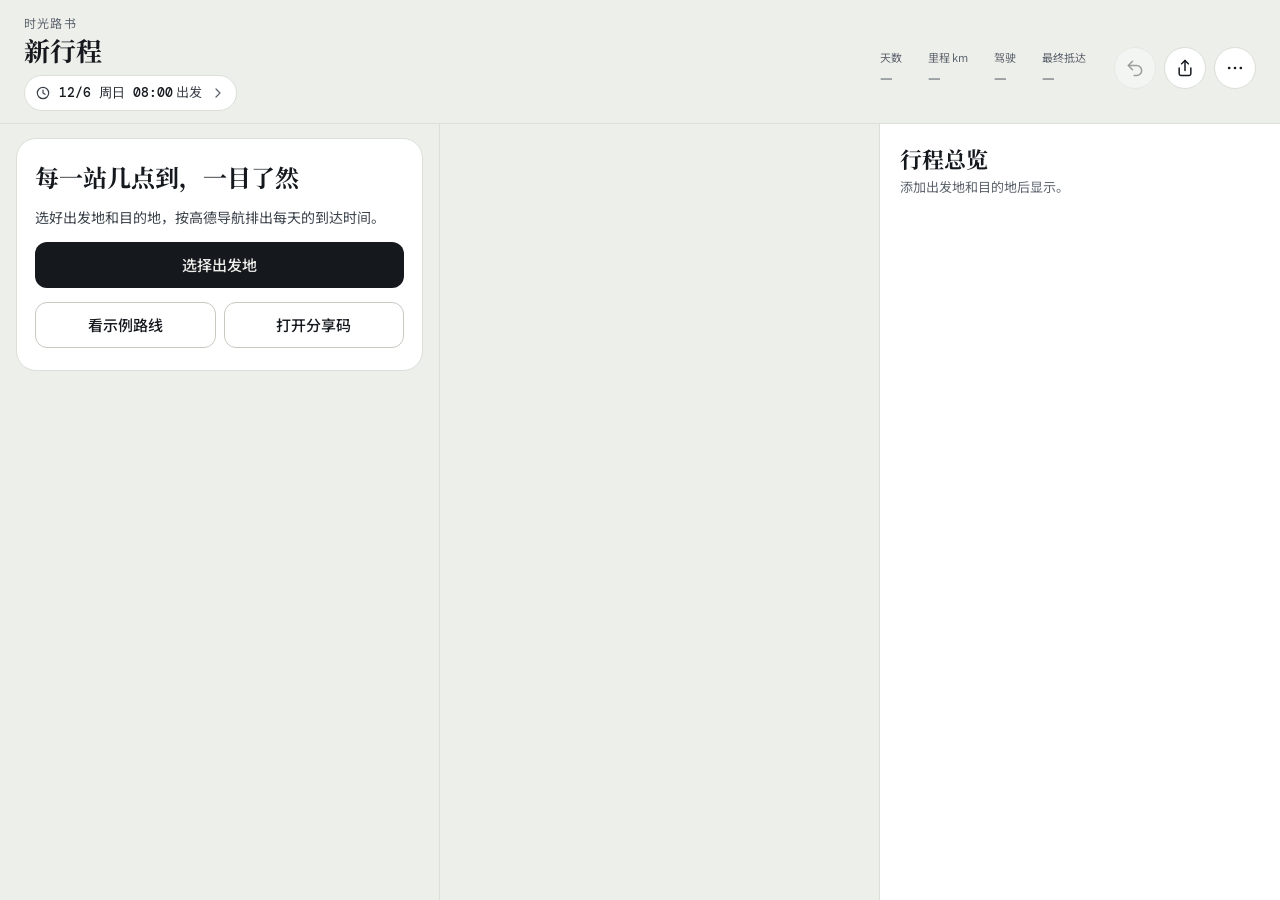
<file: index.html>
<!doctype html>
<html lang="zh-CN">
<head>
  <meta charset="UTF-8">
  <meta name="viewport" content="width=device-width, initial-scale=1, viewport-fit=cover, interactive-widget=resizes-content">
  <meta name="theme-color" content="#EDEFEA" media="(prefers-color-scheme: light)">
  <meta name="theme-color" content="#0E1114" media="(prefers-color-scheme: dark)">
  <title>时光路书</title>
  <link rel="preconnect" href="https://fonts.googleapis.com">
  <link rel="preconnect" href="https://fonts.gstatic.com" crossorigin>
  <link rel="stylesheet" href="https://fonts.googleapis.com/css2?family=DM+Mono:wght@400;500&family=Noto+Sans+SC:wght@400;500;700&family=Noto+Serif+SC:wght@600;700&display=swap">
  <link rel="stylesheet" href="./app.css?v=20261013-m4">
  <script>try{var t=localStorage.getItem('roadbook.theme');if(t==='dark'||t==='light')document.documentElement.dataset.theme=t;}catch(e){}</script>
</head>
<body>
<div class="app" id="app" data-tab="trip">
  <header class="top">
    <div class="collapsible"><div>
      <div class="brand-row">时光路书 </div>
      <h1 id="tripName">新行程</h1>
      <button class="depart-chip press" id="departChip" type="button"></button>
    </div></div>
    <div class="stats" aria-label="行程摘要">
      <div class="stat"><span>天数</span><strong id="stDays">—</strong></div>
      <div class="stat"><span>里程 km</span><strong id="stKm">—</strong></div>
      <div class="stat"><span>驾驶</span><strong id="stDrive">—</strong></div>
      <div class="stat"><span>最终抵达</span><strong id="stEnd">—</strong></div>
    </div>
    <p class="sumline mono" id="sumLine"></p>
    <div class="top-actions">
      <button class="icon-btn press" id="undoBtn" type="button" aria-label="撤销上一步" title="撤销（⌘Z）" disabled></button>
      <button class="icon-btn press" id="shareBtn" type="button" aria-label="分享与导出"></button>
      <button class="icon-btn press" id="moreBtn" type="button" aria-label="更多操作" aria-haspopup="menu" aria-expanded="false"></button>
    </div>
    <nav class="daychips" id="dayChips" aria-label="按天跳转"></nav>
  </header>

  <div class="panes">
    <section class="pane pane-trip is-active" id="paneTrip" aria-label="行程时间轴">
      <div class="pane-inner">
        <section class="pvbar" id="previewBar" hidden>
          <div class="stack"><b id="pvTitle"></b><span id="pvNote"></span></div>
          <div class="pv-acts" id="pvActs">
            <button class="btn btn-primary btn-sm press" id="pvAdopt" type="button">存为我的行程</button>
            <button class="btn btn-ghost btn-sm press" id="pvLeave" type="button">返回我的行程</button>
          </div>
        </section>
        <section class="welcome" id="welcome" hidden>
          <h2>每一站几点到，一目了然</h2>
          <p>选好出发地和目的地，按高德导航排出每天的到达时间。</p>
          <button class="btn btn-primary press" id="pickOrigin" type="button">选择出发地</button>
          <div class="btn-row">
            <button class="btn btn-ghost press" id="loadSample" type="button">看示例路线</button>
            <button class="btn btn-ghost press" id="openCode" type="button">打开分享码</button>
          </div>
        </section>
        <section class="warns" id="warns" data-open="false" hidden>
          <button class="warns-head" id="warnsToggle" type="button" aria-expanded="false" aria-controls="warnsList"></button>
          <div class="warns-list" id="warnsList"><div id="warnsItems"></div></div>
        </section>
        <div class="tl-tools" id="tlTools">
          <h2>时间轴</h2>
          <button class="tool-btn press" id="reorderBtn" type="button"></button>
        </div>
        <div class="tl" id="tl"></div>
        <button class="add-big press" id="addBtn" type="button"></button>
        <p class="foot" id="foot">时长来自高德导航，不含休息和临时路况。</p>
      </div>
    </section>

    <section class="pane pane-map" id="paneMap" aria-label="路线地图">
      <div class="pane-inner">
        <div class="map-days" id="mapDays" role="group" aria-label="按天筛选路线"></div>
        <div class="map-wrap" id="mapWrap">
          <div class="map" id="map">
            <svg id="mapSvg" aria-hidden="true"></svg>
            <div id="pins"></div>
            <div class="amap" id="amap" aria-label="高德地图路线"></div>
            <span class="map-loading" id="mapLoading" hidden><i class="spin"></i>正在加载高德地图</span>
            <span class="map-note" id="mapNote">示意图</span>
          </div>
        </div>
        <div class="day-list" id="dayList"></div>
        <p class="map-daycard" id="mapDayCard" hidden></p>
      </div>
    </section>

    <section class="pane pane-done" id="paneDone" aria-label="总览">
      <div class="pane-inner" id="doneInner"></div>
    </section>

    <aside class="inspector" id="inspector" aria-label="站点详情与总览"></aside>
  </div>

  <nav class="tabbar" role="tablist" aria-label="视图">
    <span class="tab-ind" id="tabInd"></span>
    <button class="tab" role="tab" data-tab="trip" aria-selected="true" type="button"></button>
    <button class="tab" role="tab" data-tab="map" aria-selected="false" type="button"></button>
    <button class="tab" role="tab" data-tab="done" aria-selected="false" type="button"></button>
  </nav>
</div>

<div class="layer" id="layer" hidden>
  <div class="scrim" id="scrim"></div>
  <section class="sheet" id="sheet" role="dialog" aria-modal="true" aria-label="编辑" tabindex="-1">
    <div class="grab" aria-hidden="true"></div>
    <div class="sheet-body" id="sheetBody"></div>
  </section>
</div>

<div class="toast" id="toast" role="status" aria-live="polite"><span id="toastMsg"></span><button id="toastUndo" type="button" hidden>撤销</button></div>

<!-- config.js 只包含公开的 Worker 地址；高德 Key 与安全码留在 Worker Secrets。 -->
<script src="./config.js?v=20260911-turnstile1"></script>
<script src="./api.js?v=20261012-v3"></script>
<script src="./app.js?v=20261013-m3"></script>
</body>
</html>
</file>
<file: app.css>
/* Layout: phone = header + one scrolling pane + tab bar, panels slide up as sheets.
   Desktop (>=1000px) = header over three columns: timeline | map | inspector. */
:root{
  --bg:#EDEFEA; --surface:#FFFFFF; --surface-2:#F6F7F3; --sunken:#E4E7E0;
  --ink:#15191E; --ink-2:#3B424B; --ink-3:#5C636D; --line:#DCDFD7; --line-2:#C6CAC1;
  --accent:#B4640F; --accent-ink:#FFFFFF; --accent-soft:#F6E5CD;
  --warn-bg:#FFF4E2; --warn-line:#EFD2A6; --warn-ink:#7A4306; --warn-chip:#FFE3BA;
  --ok-bg:#E1EFE4; --ok-ink:#1E6A34; --danger:#A3261D; --danger-line:#EDCDC9; --on-danger:#FFFFFF;
  --night-bg:#E6E9F3; --night-ink:#283353;
  --route:#2F6FD1; --route-halo:#FFFFFF; --map-bg:#E3E7DE; --map-grid:#D2D7CC;
  --scrim:rgba(17,20,24,.38); --toast-act:#F3B66A; --pulse:rgba(180,100,15,.45);
  --shadow:0 1px 2px rgba(20,24,28,.05),0 6px 20px rgba(20,24,28,.07);
  --shadow-lift:0 10px 30px rgba(20,24,28,.18),0 2px 6px rgba(20,24,28,.10);
  --f-display:'Noto Serif SC','Songti SC','STSong',serif;
  --f-body:'Noto Sans SC','PingFang SC','Hiragino Sans GB','Microsoft YaHei',system-ui,sans-serif;
  --f-mono:'DM Mono',ui-monospace,'SF Mono',Menlo,monospace;
  --spring:cubic-bezier(.32,.72,0,1); --out:cubic-bezier(.2,.8,.2,1);
}
@media (prefers-color-scheme: dark){:root:not([data-theme="light"]){
  --bg:#0E1114; --surface:#171B20; --surface-2:#1C2127; --sunken:#11151A;
  --ink:#E8EBEE; --ink-2:#BCC2C9; --ink-3:#8E959E; --line:#272D34; --line-2:#39414A;
  --accent:#E3A050; --accent-ink:#1A1206; --accent-soft:#3A2A15;
  --warn-bg:#251E13; --warn-line:#4A3820; --warn-ink:#F2C27F; --warn-chip:#45331A;
  --ok-bg:#15281B; --ok-ink:#8BD19E; --danger:#F08A80; --danger-line:#4A2522; --on-danger:#1A0806;
  --night-bg:#1B2135; --night-ink:#C7CFEC;
  --route:#6EA2F0; --route-halo:#0E1114; --map-bg:#15191D; --map-grid:#20262C;
  --scrim:rgba(0,0,0,.55); --toast-act:#9A520A; --pulse:rgba(227,160,80,.5);
  --shadow:0 1px 2px rgba(0,0,0,.4),0 6px 20px rgba(0,0,0,.3);
  --shadow-lift:0 12px 34px rgba(0,0,0,.55),0 2px 6px rgba(0,0,0,.4);
  color-scheme:dark;
}}
:root[data-theme="dark"]{
  --bg:#0E1114; --surface:#171B20; --surface-2:#1C2127; --sunken:#11151A;
  --ink:#E8EBEE; --ink-2:#BCC2C9; --ink-3:#8E959E; --line:#272D34; --line-2:#39414A;
  --accent:#E3A050; --accent-ink:#1A1206; --accent-soft:#3A2A15;
  --warn-bg:#251E13; --warn-line:#4A3820; --warn-ink:#F2C27F; --warn-chip:#45331A;
  --ok-bg:#15281B; --ok-ink:#8BD19E; --danger:#F08A80; --danger-line:#4A2522; --on-danger:#1A0806;
  --night-bg:#1B2135; --night-ink:#C7CFEC;
  --route:#6EA2F0; --route-halo:#0E1114; --map-bg:#15191D; --map-grid:#20262C;
  --scrim:rgba(0,0,0,.55); --toast-act:#9A520A; --pulse:rgba(227,160,80,.5);
  --shadow:0 1px 2px rgba(0,0,0,.4),0 6px 20px rgba(0,0,0,.3);
  --shadow-lift:0 12px 34px rgba(0,0,0,.55),0 2px 6px rgba(0,0,0,.4);
  color-scheme:dark;
}

*,*::before,*::after{box-sizing:border-box}
[hidden]{display:none!important}
html,body{height:100%;margin:0}
body{background:var(--bg);color:var(--ink);font-family:var(--f-body);font-size:15px;line-height:1.5;overflow:hidden;-webkit-font-smoothing:antialiased;-webkit-tap-highlight-color:transparent}
button{font:inherit;color:inherit;background:none;border:0;padding:0;margin:0;cursor:pointer;text-align:inherit}
button:disabled{cursor:default}
input{font:inherit;color:inherit}
h1,h2,h3,p{margin:0}
:focus-visible{outline:2px solid var(--accent);outline-offset:2px}
.mono{font-family:var(--f-mono);font-variant-numeric:tabular-nums}
.ic{display:inline-flex;flex:none}
.stack{display:flex;flex-direction:column;min-width:0}
.g6{gap:6px}.g10{gap:10px}.g14{gap:14px}
.lbl{font-size:12px;color:var(--ink-3);letter-spacing:.02em}
.press{transition:transform .18s var(--out),background-color .2s,border-color .2s,color .2s,box-shadow .2s}
.press:active:not(:disabled){transform:scale(.96)}
.sr-copy{position:fixed;left:-9999px;top:0;opacity:0}

/* ---------- shell ---------- */
.app{height:100%;display:grid;grid-template-columns:minmax(0,1fr);grid-template-rows:auto minmax(0,1fr) auto;max-width:620px;margin:0 auto;position:relative;background:var(--bg)}
.top{position:relative;z-index:6;padding:calc(12px + env(safe-area-inset-top,0px)) 16px 0;background:var(--bg);border-bottom:1px solid var(--line)}
.collapsible{display:grid;grid-template-rows:1fr;transition:grid-template-rows .36s var(--spring),opacity .22s}
.collapsible>div{min-height:0;overflow:hidden}
.app.collapsed .collapsible{grid-template-rows:0fr;opacity:0}
.brand-row{display:flex;align-items:center;gap:8px;font-size:12px;color:var(--ink-3);letter-spacing:.1em}
.tag{letter-spacing:.02em;font-size:11px;padding:1px 8px;border-radius:999px;background:var(--accent-soft);color:var(--warn-ink)}
h1{font-family:var(--f-display);font-size:26px;line-height:1.25;font-weight:700;margin-top:2px;padding-right:150px;text-wrap:balance}
.depart-chip{display:inline-flex;align-items:center;gap:8px;min-height:36px;margin:10px 0 12px;padding:0 10px 0 10px;border-radius:999px;background:var(--surface);border:1px solid var(--line);font-size:13px;color:var(--ink-2);max-width:100%}
.depart-chip strong{font-family:var(--f-mono);font-weight:500;color:var(--ink)}
.depart-chip .ic:last-child{color:var(--ink-3)}
.top-actions{position:absolute;right:16px;top:calc(14px + env(safe-area-inset-top,0px));display:flex;gap:8px;transition:opacity .2s,transform .3s var(--spring)}
.app.collapsed .top-actions{opacity:0;transform:translateY(-8px);pointer-events:none}
.icon-btn{width:42px;height:42px;border-radius:999px;display:grid;place-items:center;background:var(--surface);border:1px solid var(--line)}
.icon-btn:disabled{opacity:.38}
.stats{display:grid;grid-template-columns:minmax(0,.8fr) minmax(0,1fr) minmax(0,1fr) minmax(0,1.55fr);background:var(--surface);border:1px solid var(--line);border-radius:14px;padding:8px 0;margin-bottom:10px}
.stat{display:flex;flex-direction:column;align-items:center;gap:1px;min-width:0;overflow:hidden}
.stat+.stat{border-left:1px solid var(--line)}
.stat span{font-size:11px;color:var(--ink-3)}
.stat strong{display:inline-block;font-family:var(--f-mono);font-variant-numeric:tabular-nums;font-size:15px;font-weight:500;white-space:nowrap}
.daychips{display:flex;gap:6px;overflow-x:auto;scrollbar-width:none;margin:0 -16px;padding:0 16px 10px;scroll-padding-inline:16px}
.daychips::-webkit-scrollbar{display:none}
.dchip{flex:none;display:flex;flex-direction:column;gap:3px;padding:7px 11px 9px;min-width:84px;border-radius:12px;border:1px solid var(--line);background:var(--surface)}
.dchip b{font-size:13px}
.dchip span{font-size:11px;color:var(--ink-3)}
.dchip i{display:block;height:3px;border-radius:2px;background:var(--sunken);position:relative;overflow:hidden;margin-top:2px}
.dchip i::after{content:"";position:absolute;inset:0 auto 0 0;width:var(--w,0%);background:var(--accent);border-radius:2px;transition:width .4s var(--spring)}
.dchip.long i::after{background:var(--danger)}
.dchip.on{background:var(--ink);border-color:var(--ink);color:var(--bg)}
.dchip.on span{color:inherit;opacity:.72}
.dchip.on i{background:color-mix(in srgb,var(--bg) 25%,transparent)}

.panes{position:relative;min-height:0}
.pane{position:absolute;inset:0;overflow-y:auto;overscroll-behavior:contain;display:none}
.pane.is-active{display:block}
.inspector{display:none}
.pane-inner{padding:14px 16px 40px;display:flex;flex-direction:column;gap:14px}

/* ---------- warnings ---------- */
.warns{background:var(--warn-bg);border:1px solid var(--warn-line);border-radius:16px;overflow:hidden}
.warns-head{display:flex;align-items:center;gap:8px;width:100%;padding:12px 14px;color:var(--warn-ink);font-weight:700;font-size:14px}
.warns-head .ic:last-child{margin-left:auto;transition:transform .3s var(--spring)}
.warns[data-open="true"] .warns-head .ic:last-child{transform:rotate(90deg)}
.warns-list{display:grid;grid-template-rows:0fr;transition:grid-template-rows .34s var(--spring)}
.warns[data-open="true"] .warns-list{grid-template-rows:1fr}
.warns-list>div{min-height:0;overflow:hidden;display:flex;flex-direction:column;padding:0 6px}
.warn-item{display:flex;align-items:center;gap:8px;min-height:40px;padding:6px 8px 6px 34px;border-radius:10px;font-size:13px;color:var(--warn-ink);text-align:left}
.warn-item:last-child{margin-bottom:6px}
.warn-item:hover{background:var(--warn-chip)}
.warn-item>span:not(.ic){flex:1;min-width:0}

/* ---------- timeline ---------- */
.tl-tools{display:flex;align-items:center;justify-content:space-between;gap:8px}
.tl-tools h2{font-size:13px;color:var(--ink-3);font-weight:500;letter-spacing:.06em}
.tool-btn{display:inline-flex;align-items:center;gap:6px;height:36px;padding:0 12px;border-radius:10px;border:1px solid var(--line);background:var(--surface);font-size:13px}
.tl{--tc:50px;--rc:20px;--g:10px;position:relative;display:flex;flex-direction:column}
.tl::before{content:"";position:absolute;top:12px;bottom:18px;left:calc(var(--tc) + var(--g) + var(--rc)/2 - 1px);width:2px;border-radius:1px;background:var(--line)}
.row{display:grid;grid-template-columns:var(--tc) var(--rc) minmax(0,1fr);column-gap:var(--g);align-items:center;position:relative}
.row-day{position:sticky;top:-14px;z-index:4;background:var(--bg);display:flex;align-items:baseline;justify-content:space-between;flex-wrap:wrap;gap:4px 10px;padding:16px 0 8px}
.row-day h3{font-family:var(--f-display);font-size:19px;font-weight:700}
.day-l{display:flex;align-items:baseline;gap:8px}
.day-date{font-size:13px;color:var(--ink-3)}
.day-r{display:flex;align-items:center;gap:6px;font-size:12px;color:var(--ink-3)}
.pill{font-size:11px;font-weight:700;border-radius:6px;padding:2px 7px;white-space:nowrap}
.pill.warn{background:var(--warn-chip);color:var(--warn-ink)}
.tcol{display:flex;flex-direction:column;align-items:flex-end;gap:2px}
.time{font-family:var(--f-mono);font-variant-numeric:tabular-nums;font-size:16px;font-weight:500}
.time.flash{animation:timeFlash 1.3s var(--out) both}
@keyframes timeFlash{0%{color:var(--accent)}70%{color:var(--accent)}100%{color:var(--ink)}}
.delta{font-family:var(--f-mono);font-size:10.5px;line-height:1.5;padding:0 5px;border-radius:5px;background:var(--accent-soft);color:var(--warn-ink);white-space:nowrap}
.delta.neg{background:var(--ok-bg);color:var(--ok-ink)}
.dot{justify-self:center;width:14px;height:14px;border-radius:50%;background:var(--c,var(--line-2));box-shadow:0 0 0 3px var(--bg);transition:background .4s}
.ring{justify-self:center;width:12px;height:12px;border-radius:50%;border:2px solid var(--ink);background:var(--bg);box-shadow:0 0 0 3px var(--bg)}
.row-dep{min-height:38px}
.row-dep .t{font-family:var(--f-mono);font-size:14px;text-align:right}
.dep-body{display:flex;align-items:center;gap:8px;font-size:13px;color:var(--ink-2)}
.dep-edit{display:inline-flex;align-items:center;gap:4px;height:30px;padding:0 10px;border-radius:999px;border:1px solid var(--line);background:var(--surface);font-size:12px;color:var(--ink-2)}
.row-stop{padding:3px 0}
.swipe{position:relative;border-radius:14px}
.swipe-acts{position:absolute;top:0;bottom:0;right:0;display:flex;gap:6px;opacity:var(--reveal,0);transition:opacity .2s}
.sa{width:68px;border-radius:12px;display:flex;flex-direction:column;align-items:center;justify-content:center;gap:2px;font-size:12px;font-weight:500}
.sa-skip{background:var(--sunken);color:var(--ink)}
.sa-del{background:var(--danger);color:var(--on-danger)}
.card{position:relative;z-index:1;display:flex;flex-direction:column;gap:4px;width:100%;padding:11px 12px;background:var(--surface);border:1px solid var(--line);border-radius:14px;touch-action:pan-y;user-select:none;-webkit-user-select:none;transition:transform .42s var(--spring),border-color .2s,box-shadow .2s,background-color .2s}
.card:hover{border-color:var(--line-2)}
.card:active{background:var(--surface-2)}
.row-stop.is-sel .card{border-color:var(--ink);box-shadow:0 0 0 1px var(--ink)}
.row-stop.skipped .card{background:transparent;border-style:dashed}
.row-stop.skipped .name{color:var(--ink-3);text-decoration:line-through;text-decoration-thickness:1px}
.row-stop.skipped .dot{background:var(--bg);box-shadow:0 0 0 3px var(--bg),inset 0 0 0 2px var(--line-2)}
.card-top{display:flex;align-items:baseline;gap:8px;min-width:0}
.num{font-family:var(--f-mono);font-size:12px;font-weight:500;color:var(--accent)}
.name{font-size:16px;font-weight:700;line-height:1.35;overflow-wrap:anywhere}
.card-meta{display:flex;align-items:center;gap:4px 10px;flex-wrap:wrap;font-size:12.5px;color:var(--ink-3)}
.phase{display:inline-flex;align-items:center;gap:5px;color:var(--ink-2)}
.phase i{width:8px;height:8px;border-radius:50%;background:var(--c,var(--line-2))}
.row-leg{min-height:40px}
.leg-body{display:flex;align-items:center;gap:8px;flex-wrap:wrap;min-height:40px;padding:2px 0;font-size:13px;color:var(--ink-3)}
.leg-add{margin-left:auto;width:32px;height:32px;border-radius:50%;display:grid;place-items:center;color:var(--ink-3);border:1px dashed var(--line-2)}
.leg-add:hover{color:var(--ink);border-color:var(--ink-3)}
@media (hover:hover){.leg-add{opacity:0}.row-leg:hover .leg-add,.leg-add:focus-visible{opacity:1}}
.pulse{animation:pulse 1s var(--out) .25s}
@keyframes pulse{0%{box-shadow:0 0 0 0 var(--pulse)}60%{box-shadow:0 0 0 8px transparent}100%{box-shadow:0 0 0 0 transparent}}
.add-big{display:flex;align-items:center;justify-content:center;gap:8px;height:50px;border-radius:14px;border:1.5px dashed var(--line-2);font-size:15px;font-weight:500;color:var(--ink)}
.add-big:hover{border-color:var(--ink-3);background:var(--surface-2)}
.empty{padding:18px;border-radius:16px;background:var(--surface);border:1px solid var(--line);font-size:14px;color:var(--ink-2)}
.foot{font-size:12px;color:var(--ink-3);line-height:1.6}

/* ---------- map ---------- */
.pane-map .pane-inner{gap:12px}
.map-days{display:flex;gap:6px;overflow-x:auto;scrollbar-width:none;padding-bottom:2px}
.map-days::-webkit-scrollbar{display:none}
.mchip{flex:none;height:34px;padding:0 12px;border-radius:999px;border:1px solid var(--line);background:var(--surface);font-size:13px}
.mchip[aria-pressed="true"]{background:var(--ink);color:var(--bg);border-color:var(--ink)}
.map-wrap{position:relative;display:flex;align-items:center;justify-content:center;min-height:0}
.map{position:relative;border-radius:18px;background:var(--map-bg);border:1px solid var(--line);overflow:hidden;flex:none}
.map svg{position:absolute;inset:0;width:100%;height:100%;display:block}
.g-line{stroke:var(--map-grid);fill:none}
.leg-h{stroke:var(--route-halo);fill:none;stroke-linecap:round;transition:opacity .3s}
.leg-l{stroke:var(--route);fill:none;stroke-linecap:round;transition:opacity .3s,stroke .3s}
.leg-l.hot{stroke:var(--accent)}
.dim{opacity:.18}
.pin{position:absolute;transform:translate(-50%,-50%);width:30px;height:30px;border-radius:50%;display:grid;place-items:center;background:var(--surface);color:var(--ink);border:1.5px solid var(--ink);font-family:var(--f-mono);font-size:11px;font-weight:500;transition:transform .3s var(--spring),background .2s,color .2s,opacity .3s;z-index:1}
.pin:hover{z-index:3}
.pin.on{background:var(--ink);color:var(--bg);transform:translate(-50%,-50%) scale(1.18);z-index:4}
.pin.night::after{content:"";position:absolute;right:-3px;top:-3px;width:9px;height:9px;border-radius:50%;background:var(--night-ink);box-shadow:0 0 0 2px var(--map-bg)}
.pin .pl{position:absolute;bottom:calc(100% + 7px);left:50%;transform:translateX(-50%) translateY(4px);white-space:nowrap;padding:3px 8px;border-radius:8px;background:var(--ink);color:var(--bg);font-family:var(--f-body);font-size:12px;opacity:0;pointer-events:none;transition:opacity .2s,transform .25s var(--spring)}
.pin.on .pl,.pin:hover .pl,.pin:focus-visible .pl{opacity:1;transform:translateX(-50%)}
.map-note{position:absolute;right:10px;bottom:8px;font-size:11px;color:var(--ink-3)}
.day-list{display:flex;flex-direction:column}
.day-line{display:flex;align-items:baseline;justify-content:space-between;gap:10px;min-height:48px;padding:6px 2px;border-bottom:1px solid var(--line);text-align:left;width:100%}
.day-line b{font-size:14px}
.day-line span{font-size:13px;color:var(--ink-3)}

/* ---------- panels (overview / done) ---------- */
.ov-head h2{font-family:var(--f-display);font-size:22px}
.ov-head p{font-size:13px;color:var(--ink-3);margin-top:2px}
.panel{background:var(--surface);border:1px solid var(--line);border-radius:16px;padding:16px;display:flex;flex-direction:column;gap:10px}
.panel h3{font-size:15px;font-weight:700}
.panel p{font-size:13px;color:var(--ink-2);line-height:1.6}
.status{flex-direction:row;align-items:center;gap:12px}
.okdot{width:36px;height:36px;border-radius:50%;display:grid;place-items:center;background:var(--ok-bg);color:var(--ok-ink);flex:none}
.btn{display:inline-flex;align-items:center;justify-content:center;gap:8px;min-height:46px;padding:0 16px;border-radius:12px;font-size:15px;font-weight:500}
.btn-sm{min-height:36px;padding:0 12px;font-size:13px;border-radius:10px}
.btn-primary{background:var(--ink);color:var(--bg)}
.btn-accent{background:var(--accent);color:var(--accent-ink)}
.btn-ghost{background:var(--surface);border:1px solid var(--line-2)}
.btn.loading{opacity:.7}
.btn.loading .ic{animation:spin 1s linear infinite}
@keyframes spin{to{transform:rotate(360deg)}}
.btn-row{display:grid;grid-template-columns:repeat(2,minmax(0,1fr));gap:8px}
.wl{display:flex;flex-direction:column}
.wl .warn-item{padding-left:8px}

/* ---------- editor ---------- */
.ed{display:flex;flex-direction:column;gap:14px}
.ed-back{display:none;align-items:center;gap:4px;align-self:flex-start;height:34px;padding:0 10px 0 4px;border-radius:9px;font-size:13px;color:var(--ink-2)}
.ed-back:hover{background:var(--sunken)}
.ed-head{display:flex;align-items:flex-start;justify-content:space-between;gap:12px}
.ed-num{font-family:var(--f-mono);font-size:12px;color:var(--accent)}
.ed-name{font-family:var(--f-display);font-size:22px;line-height:1.3;font-weight:700;text-wrap:balance}
.ed-region{font-size:13px;color:var(--ink-3)}
.sunbox{background:var(--surface-2);border:1px solid var(--line);border-radius:16px;padding:12px 14px 10px;display:flex;flex-direction:column;gap:8px}
.sun-top{display:flex;align-items:flex-end;justify-content:space-between;gap:8px;flex-wrap:wrap}
.big{display:inline-block;font-family:var(--f-mono);font-variant-numeric:tabular-nums;font-size:28px;font-weight:500;line-height:1.2}
.phase-lg{display:inline-flex;align-items:center;gap:6px;font-size:13px;color:var(--ink-2);padding:4px 10px;border-radius:999px;background:var(--surface);border:1px solid var(--line)}
.phase-lg i{width:10px;height:10px;border-radius:50%;background:var(--c)}
.daybar{position:relative;height:10px;border-radius:5px;margin-top:8px}
.daybar .stay{position:absolute;top:-4px;bottom:-4px;border:2px solid var(--ink);border-radius:7px;transition:left .42s var(--spring),width .42s var(--spring)}
.daybar .mk{position:absolute;top:50%;width:4px;height:20px;border-radius:2px;background:var(--ink);transform:translate(-50%,-50%);box-shadow:0 0 0 2px var(--surface-2);transition:left .42s var(--spring)}
.ticks{display:flex;justify-content:space-between;font-size:10.5px;color:var(--ink-3)}
.sun-text{font-size:13px;color:var(--ink-2)}
.note{font-size:14px;color:var(--ink-2);padding:12px 14px;border-radius:12px;background:var(--surface-2)}
.seg{position:relative;display:grid;grid-template-columns:1fr 1fr;background:var(--sunken);border-radius:12px;padding:4px}
.seg button{position:relative;z-index:1;height:40px;border-radius:9px;font-size:14px;color:var(--ink-3);text-align:center;transition:color .25s}
.seg button[aria-pressed="true"]{color:var(--ink);font-weight:700}
.seg .thumb{position:absolute;top:4px;bottom:4px;left:4px;width:calc(50% - 4px);border-radius:9px;background:var(--surface);box-shadow:0 1px 3px rgba(0,0,0,.14);transition:transform .42s var(--spring)}
.seg.right .thumb{transform:translateX(100%)}
.stepper{display:flex;align-items:center;justify-content:space-between;gap:12px}
.step{width:54px;height:54px;border-radius:50%;display:grid;place-items:center;background:var(--surface);border:1px solid var(--line-2);touch-action:manipulation;user-select:none;-webkit-user-select:none;transition:transform .15s var(--out),background .15s,opacity .2s}
.step:active:not(:disabled){transform:scale(.9);background:var(--sunken)}
.step:disabled{opacity:.32}
.val{height:40px;overflow:hidden;display:flex;align-items:center;justify-content:center;font-size:26px;font-weight:700;min-width:0}
.val span{display:inline-block;white-space:nowrap}
.shake{animation:shake .32s}
@keyframes shake{25%{transform:translateX(-5px)}50%{transform:translateX(4px)}75%{transform:translateX(-2px)}}
.chips{display:flex;flex-wrap:wrap;gap:6px}
.chip{height:38px;padding:0 14px;border-radius:999px;border:1px solid var(--line-2);background:var(--surface);font-size:13.5px;text-align:center}
.chip[aria-pressed="true"]{background:var(--ink);border-color:var(--ink);color:var(--bg)}
.switch-row{display:flex;align-items:center;justify-content:space-between;gap:14px;min-height:52px;padding:4px 0}
.sw-t{font-size:14px;font-weight:500}
.sw-s{font-size:12px;color:var(--ink-3)}
.switch{position:relative;flex:none;width:52px;height:32px;border-radius:999px;background:var(--line-2);transition:background .25s}
.switch::after{content:"";position:absolute;top:3px;left:3px;width:26px;height:26px;border-radius:50%;background:#FFFFFF;box-shadow:0 1px 3px rgba(0,0,0,.28);transition:transform .38s var(--spring)}
.switch[aria-checked="true"]{background:var(--ok-ink)}
.switch[aria-checked="true"]::after{transform:translateX(20px)}
.result{display:flex;flex-direction:column;gap:3px;border-top:1px solid var(--line);padding-top:12px}
.result-row{display:flex;align-items:baseline;justify-content:space-between;gap:10px}
.res-v{display:inline-block;font-size:19px;font-weight:500}
.impact{font-size:12.5px;color:var(--ink-3)}
.acts{display:grid;grid-template-columns:repeat(4,minmax(0,1fr));gap:8px}
.act{min-height:54px;border-radius:12px;border:1px solid var(--line);display:flex;flex-direction:column;align-items:center;justify-content:center;gap:2px;font-size:12px;color:var(--ink-2);text-align:center}
.act:disabled{opacity:.35}
.act.danger{color:var(--danger);border-color:var(--danger-line)}
.fade-in{animation:fadeIn .26s var(--out)}
@keyframes fadeIn{from{opacity:0;transform:translateY(6px)}to{opacity:1;transform:none}}

/* ---------- sheet / dialog ---------- */
.layer{position:fixed;inset:0;z-index:50}
.scrim{position:absolute;inset:0;background:var(--scrim);opacity:0;transition:opacity .34s}
.sheet{position:absolute;left:0;right:0;bottom:0;margin:0 auto;max-width:620px;max-height:calc(100% - 36px);display:flex;flex-direction:column;background:var(--surface);color:var(--ink);border-radius:24px 24px 0 0;box-shadow:0 -10px 40px rgba(0,0,0,.18);transform:translateY(100%);transition:transform .44s var(--spring),opacity .22s;padding-bottom:env(safe-area-inset-bottom,0px);outline:none;will-change:transform}
.grab{flex:none;padding:8px 0 6px;touch-action:none;cursor:grab}
.grab::before{content:"";display:block;width:40px;height:5px;margin:0 auto;border-radius:3px;background:var(--line-2)}
.sheet-body{overflow-y:auto;overscroll-behavior:contain;padding:4px 16px 22px;min-height:0}
.layer.as-dialog .sheet{left:50%;right:auto;top:50%;bottom:auto;width:min(560px,calc(100% - 48px));max-height:min(780px,calc(100% - 64px));border-radius:22px;padding-bottom:0;transform:translate(-50%,-50%) scale(.96);opacity:0;box-shadow:var(--shadow-lift)}
.layer.as-dialog .grab{visibility:hidden;height:10px;padding:0}
.sh-head{display:flex;align-items:flex-start;justify-content:space-between;gap:12px;padding-bottom:4px;touch-action:none}
.sh-title{font-family:var(--f-display);font-size:21px;font-weight:700}
.sh-sub{font-size:13px;color:var(--ink-3)}
.search{display:flex;align-items:center;gap:8px;height:50px;padding:0 6px 0 12px;border-radius:14px;background:var(--surface-2);border:1px solid var(--line);color:var(--ink-3)}
.search:focus-within{border-color:var(--ink-3)}
.search input{flex:1;min-width:0;height:100%;border:0;background:transparent;outline:none;font-size:16px;color:var(--ink)}
.search input::placeholder{color:var(--ink-3)}
.res-list{display:flex;flex-direction:column;gap:2px;min-height:240px}
.res-h{font-size:12px;color:var(--ink-3);padding:6px 4px 2px}
.res{display:flex;align-items:center;gap:12px;width:100%;min-height:58px;padding:8px 10px;border-radius:12px;text-align:left}
.res:hover,.res[aria-selected="true"]{background:var(--surface-2)}
.res-pin{width:34px;height:34px;border-radius:50%;display:grid;place-items:center;background:var(--sunken);color:var(--ink-2);flex:none}
.res b{display:block;font-size:15px}
.res small{display:block;font-size:12px;color:var(--ink-3)}
.res em{margin-left:auto;font-style:normal;font-family:var(--f-mono);font-size:12px;color:var(--ink-3);white-space:nowrap}
.res mark{background:var(--accent-soft);color:inherit;border-radius:3px}
.sk{height:58px;border-radius:12px;background:linear-gradient(90deg,var(--surface-2) 25%,var(--sunken) 50%,var(--surface-2) 75%);background-size:200% 100%;animation:shimmer 1.1s linear infinite}
@keyframes shimmer{from{background-position:100% 0}to{background-position:-100% 0}}
.res-empty{padding:28px 8px;text-align:center;font-size:14px;color:var(--ink-3)}
.ro{display:flex;flex-direction:column;gap:6px;position:relative}
.ro-item{display:flex;align-items:center;gap:10px;min-height:56px;padding:6px 6px 6px 12px;border-radius:14px;background:var(--surface);border:1px solid var(--line);transition:transform .24s var(--out),box-shadow .2s,opacity .2s;position:relative}
.ro-item.lift{transition:box-shadow .2s;box-shadow:var(--shadow-lift);z-index:3;border-color:var(--line-2)}
.ro-item.skipped{opacity:.6}
.ro-item .num{width:22px}
.ro-txt{flex:1;min-width:0}
.ro-txt b{display:block;font-size:15px;overflow-wrap:anywhere}
.ro-txt small{display:block;font-size:12px;color:var(--ink-3)}
.grip{width:44px;height:44px;border-radius:10px;display:grid;place-items:center;color:var(--ink-3);touch-action:none;cursor:grab}
.grip:active{cursor:grabbing;background:var(--sunken)}

/* ---------- tab bar, toast, menu ---------- */
.tabbar{position:relative;display:grid;grid-template-columns:repeat(3,minmax(0,1fr));padding:6px 8px calc(8px + env(safe-area-inset-bottom,0px));background:var(--surface);border-top:1px solid var(--line);z-index:6}
.tab-ind{position:absolute;top:6px;left:8px;width:calc((100% - 16px)/3);height:50px;border-radius:14px;background:var(--sunken);transition:transform .44s var(--spring)}
.tab{position:relative;z-index:1;height:50px;display:flex;flex-direction:column;align-items:center;justify-content:center;gap:2px;font-size:11.5px;color:var(--ink-3);text-align:center}
.tab[aria-selected="true"]{color:var(--ink);font-weight:700}
.toast{position:fixed;left:50%;bottom:calc(88px + env(safe-area-inset-bottom,0px));z-index:70;display:flex;align-items:center;gap:6px;max-width:calc(100% - 32px);min-height:46px;padding:6px 6px 6px 16px;border-radius:14px;background:var(--ink);color:var(--bg);font-size:13.5px;box-shadow:var(--shadow-lift);transform:translate(-50%,24px);opacity:0;pointer-events:none;transition:transform .42s var(--spring),opacity .2s}
.toast.show{transform:translate(-50%,0);opacity:1;pointer-events:auto}
.toast span{padding-right:6px}
.toast button{height:34px;padding:0 12px;border-radius:9px;color:var(--toast-act);font-weight:700;white-space:nowrap}
.toast button:hover{background:color-mix(in srgb,var(--bg) 14%,transparent)}
.menu{position:fixed;z-index:80;min-width:200px;padding:6px;border-radius:14px;background:var(--surface);border:1px solid var(--line);box-shadow:var(--shadow-lift);transform-origin:top right}
.menu button{display:flex;align-items:center;gap:10px;width:100%;min-height:44px;padding:0 12px;border-radius:9px;font-size:14px}
.menu button:hover,.menu button:focus-visible{background:var(--surface-2)}
.menu hr{border:0;border-top:1px solid var(--line);margin:4px 6px}

/* ---------- desktop ---------- */
@media (min-width:1000px){
  .app{max-width:none;grid-template-columns:minmax(380px,440px) minmax(0,1fr) minmax(360px,400px);grid-template-rows:auto minmax(0,1fr)}
  .top{grid-column:1/-1;display:grid;grid-template-columns:minmax(0,1fr) auto auto;align-items:center;column-gap:28px;padding:14px 24px 0}
  .collapsible{grid-column:1;grid-row:1}
  h1{padding-right:0}
  .depart-chip{margin:8px 0 12px}
  .stats{grid-column:2;grid-row:1;display:flex;gap:26px;background:none;border:0;border-radius:0;padding:0;margin:0}
  .stat{align-items:flex-start}
  .stat+.stat{border:0}
  .stat strong{font-size:17px}
  .top-actions{position:static;grid-column:3;grid-row:1}
  .daychips{grid-column:1/-1;margin:0 -24px;padding:2px 24px 12px}
  .panes{display:contents}
  .pane{position:relative;inset:auto;display:block;grid-row:2;border-right:1px solid var(--line)}
  .pane-trip{grid-column:1}
  .pane-map,.pane-map.is-active{grid-column:2;display:flex;flex-direction:column;overflow:hidden}
  .pane-map .pane-inner{flex:1;min-height:0;padding:16px 20px 20px}
  .pane-map .map-wrap{flex:1}
  .pane-map .day-list{display:none}
  .pane-done{display:none!important}
  .inspector{display:block;grid-column:3;grid-row:2;overflow-y:auto;overscroll-behavior:contain;background:var(--surface);padding:18px 20px 40px}
  .tabbar{display:none}
  .toast{bottom:28px}
  .ed-back{display:inline-flex}
  .ed-close{display:none}
  .row-day{top:-14px}
}
@media (prefers-reduced-motion: reduce){
  *,*::before,*::after{transition-duration:0s!important;animation-duration:0s!important;animation-delay:0s!important}
}

/* ---------- live navigation states ---------- */
.spin{width:14px;height:14px;border-radius:50%;border:2px solid var(--line-2);border-top-color:var(--accent);animation:spin .8s linear infinite;flex:none}
.leg-state{display:inline-flex;align-items:center;gap:6px}
.leg-err{color:var(--danger)}
.leg-retry{height:30px;padding:0 10px;border-radius:8px;border:1px solid var(--danger-line);background:var(--surface);color:var(--danger);font-size:12px;font-weight:500}
.row-stop.unknown .time{color:var(--ink-3)}
.row-stop.unknown .dot{background:var(--bg);box-shadow:0 0 0 3px var(--bg),inset 0 0 0 2px var(--line-2)}
.sumline{display:none}
.map-daycard{position:absolute;left:12px;right:12px;bottom:12px;z-index:6;margin:0;padding:10px 14px;border-radius:12px;background:var(--surface);border:1px solid var(--line);box-shadow:var(--shadow);font-size:13.5px;color:var(--ink)}
.stat strong.muted{color:var(--ink-3);font-family:var(--f-body);font-size:14px}
.welcome{display:flex;flex-direction:column;gap:14px;padding:22px 18px;border-radius:20px;background:var(--surface);border:1px solid var(--line)}
.welcome h2{font-family:var(--f-display);font-size:24px;line-height:1.3;text-wrap:balance}
.welcome p{font-size:14px;color:var(--ink-2);line-height:1.6}
.welcome .btn{width:100%}
.res-err{display:flex;flex-direction:column;align-items:center;gap:10px;padding:28px 8px;text-align:center;font-size:14px;color:var(--danger)}
.res-note{font-size:12px;color:var(--ink-3);padding:4px}
.date-in{height:38px;padding:0 10px;border-radius:999px;border:1px solid var(--line-2);background:var(--surface);color:var(--ink);font-family:var(--f-mono);font-size:13.5px}
.origin-row{display:flex;align-items:center;justify-content:space-between;gap:12px;padding:10px 12px;border-radius:12px;background:var(--surface-2);border:1px solid var(--line)}
.origin-row b{display:block;font-size:15px}
.origin-row small{display:block;font-size:12px;color:var(--ink-3)}
.amap{position:absolute;inset:0;display:none}
.map.is-amap .amap{display:block}
.map.is-amap svg,.map.is-amap #pins,.map.is-amap .map-note{display:none}
.map-loading{position:absolute;left:10px;top:10px;z-index:5;display:inline-flex;align-items:center;gap:8px;height:30px;padding:0 10px;border-radius:999px;background:var(--surface);border:1px solid var(--line);font-size:12px;color:var(--ink-2)}
.apin{width:30px;height:30px;border-radius:50%;display:grid;place-items:center;background:var(--surface);color:var(--ink);border:1.5px solid var(--ink);font:500 11px/1 var(--f-mono);box-shadow:var(--shadow);cursor:pointer;transition:transform .3s var(--spring)}
.apin.on{background:var(--ink);color:var(--bg);transform:scale(1.18)}
.apin.dim{opacity:.35}
.apin.night{box-shadow:var(--shadow),0 0 0 3px var(--night-bg)}

/* ---------- shared preview, share, plans, AI ---------- */
.pvbar{display:flex;flex-wrap:wrap;align-items:center;justify-content:space-between;gap:10px 14px;padding:12px 14px;border-radius:16px;background:var(--accent-soft);color:var(--warn-ink)}
.pvbar b{display:inline-flex;align-items:center;gap:8px;font-size:15px}
.pvbar span{font-size:12.5px}
.pv-acts{display:flex;gap:8px;flex-wrap:wrap}
.field{height:48px;padding:0 14px;border-radius:12px;border:1px solid var(--line-2);background:var(--surface-2);color:var(--ink);font-size:16px;width:100%}
.field:focus{outline:none;border-color:var(--ink-3)}
.sh-sec{font-size:13px;font-weight:500;color:var(--ink-3);letter-spacing:.04em;margin-top:6px}
.sharecode{display:flex;align-items:baseline;justify-content:space-between;gap:12px;padding:14px 16px;border-radius:14px;background:var(--surface-2);border:1px solid var(--line)}
.sharecode strong{font-size:30px;font-weight:500;letter-spacing:.12em}
.sharecode span{font-size:12.5px;color:var(--ink-3)}
.poster{max-height:52vh;overflow:auto;border-radius:14px;border:1px solid var(--line);background:var(--surface-2)}
.poster img{display:block;width:100%;height:auto}
a.btn{text-decoration:none;color:inherit}
a.btn-primary{color:var(--bg)}
.plan{display:flex;align-items:center;gap:8px;padding:6px 6px 6px 4px;border-radius:12px}
.plan:hover{background:var(--surface-2)}
.plan-main{flex:1;min-width:0;text-align:left;padding:6px 8px;min-height:52px}
.plan-main b{display:block;font-size:15px;overflow-wrap:anywhere}
.plan-main small{display:block;font-size:12px;color:var(--ink-3)}
.alt{font-size:12px;color:var(--warn-ink)}
.lodge{font-size:11.5px;padding:1px 7px;border-radius:6px;background:var(--night-bg);color:var(--night-ink)}
.lodge.no{background:var(--warn-chip);color:var(--warn-ink)}
.review{display:flex;flex-direction:column;gap:10px;padding:14px;border-radius:16px;border:1px solid var(--line);background:var(--surface-2)}
.rv-head{display:flex;align-items:center;justify-content:space-between;gap:8px}
.rv-head h3,.panel.ai h4{font-size:14px;font-weight:700}
.rv-link{font-size:13px;color:var(--accent);min-height:32px;padding:0 4px}
.rv-lead{font-size:14.5px;line-height:1.65}
.rv-more{display:flex;flex-direction:column;gap:8px;font-size:13.5px;line-height:1.65;color:var(--ink-2)}
.rv-meta{font-size:11.5px;color:var(--ink-3)}
.rv-wait{display:flex;align-items:center;gap:8px;font-size:13.5px;color:var(--ink-2)}
.rv-err{font-size:13px;color:var(--danger)}
.panel.ai .ai-head{font-size:16px;font-weight:700;color:var(--ink)}
.ai-stale{font-size:12.5px;padding:8px 10px;border-radius:10px;background:var(--warn-bg);color:var(--warn-ink)!important}
.ai-list{display:flex;flex-direction:column;gap:8px;padding-top:4px}
.ai-day{display:grid;grid-template-columns:auto minmax(0,1fr);gap:10px;font-size:13.5px;line-height:1.6;padding-left:10px;border-left:3px solid var(--ok-ink)}
.ai-day.lv-attention{border-color:var(--accent)}
.ai-day.lv-high{border-color:var(--danger)}
.ai-day b{font-family:var(--f-mono);font-weight:500;white-space:nowrap}
.ai-risk,.ai-sug{display:flex;flex-direction:column;align-items:flex-start;gap:2px;padding:10px 12px;border-radius:12px;background:var(--surface-2);font-size:13.5px;line-height:1.6}
.ai-risk.sv-high{background:color-mix(in srgb,var(--danger) 10%,var(--surface))}
.ai-risk.sv-medium{background:var(--warn-bg)}
.ai-risk small{font-size:12.5px;color:var(--ink-2)}
.ai-sug p{color:var(--ink-2)}

/* ---------- phone: give the content the screen ---------- */
@media (max-width:999px){
  .top{padding:calc(8px + env(safe-area-inset-top,0px)) 16px 0}
  .brand-row{display:none}
  h1{font-size:20px;line-height:38px;margin:0;padding-right:128px;white-space:nowrap;overflow:hidden;text-overflow:ellipsis}
  .top-actions{top:calc(8px + env(safe-area-inset-top,0px));gap:6px}
  .top-actions .icon-btn{width:38px;height:38px}
  .depart-chip{min-height:30px;margin:2px 0 6px;font-size:12.5px;gap:6px}
  .stats{display:none}
  .sumline{display:block;margin:0 0 8px;font-size:12.5px;color:var(--ink-2);white-space:nowrap;overflow:hidden;text-overflow:ellipsis}
  .daychips{padding-bottom:8px}
  .dchip{flex-direction:row;align-items:baseline;gap:6px;min-width:0;padding:5px 12px;border-radius:999px}
  .dchip i{display:none}
  .dchip.long b::after{content:"";display:inline-block;width:6px;height:6px;margin-left:5px;border-radius:50%;background:var(--danger);vertical-align:middle}
  .app[data-tab="map"] .daychips,.app[data-tab="done"] .daychips{display:none}
  .app[data-tab="map"] .depart-chip,.app[data-tab="done"] .depart-chip{display:none}
  .pane-map{overflow:hidden}
  .pane-map .pane-inner{position:absolute;inset:0;padding:0;gap:0}
  .pane-map .map-wrap{position:absolute;inset:0}
  .pane-map .map{border-radius:0;border:0}
  .pane-map .map-days{position:absolute;top:10px;left:0;right:0;z-index:6;padding:0 12px}
  .pane-map .mchip{box-shadow:var(--shadow)}
  .pane-map .day-list{display:none}
  .map-loading{top:auto;bottom:12px}
  .tab,.tab-ind{height:46px}
}
</file>
